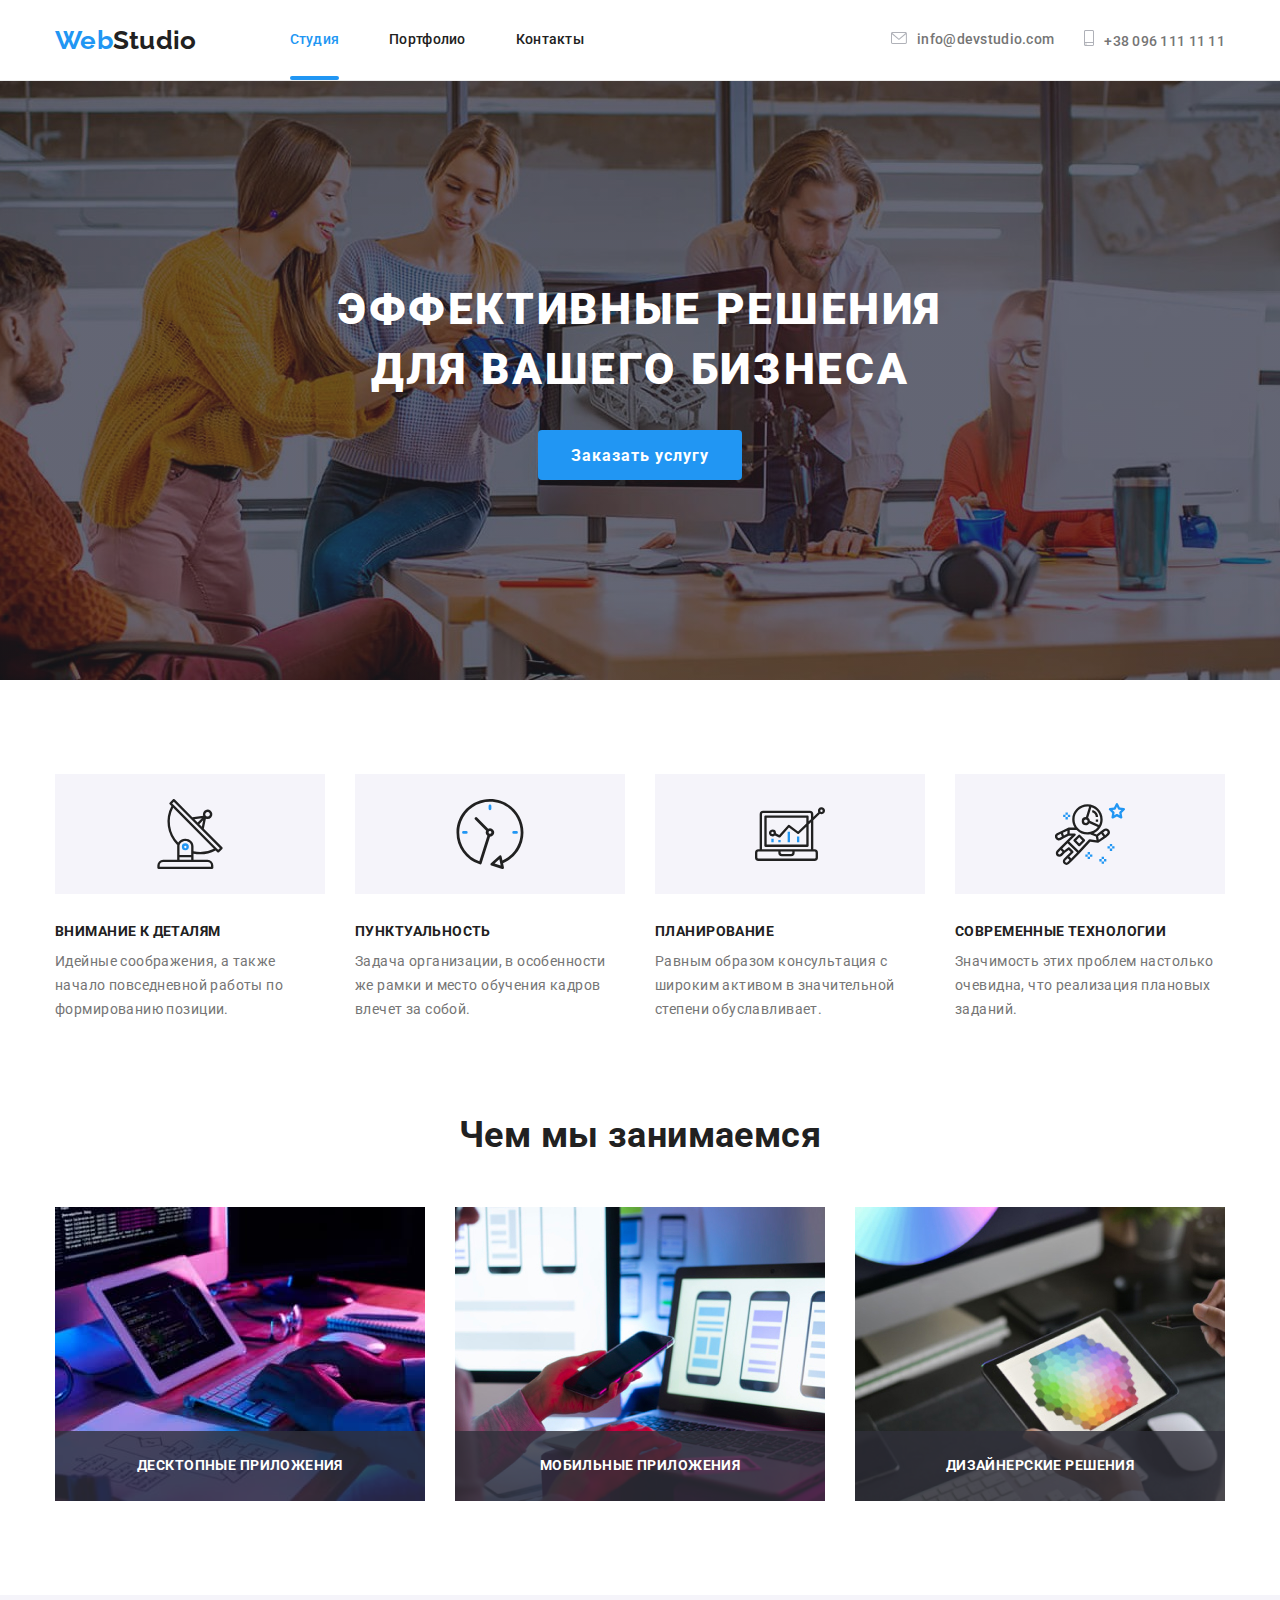
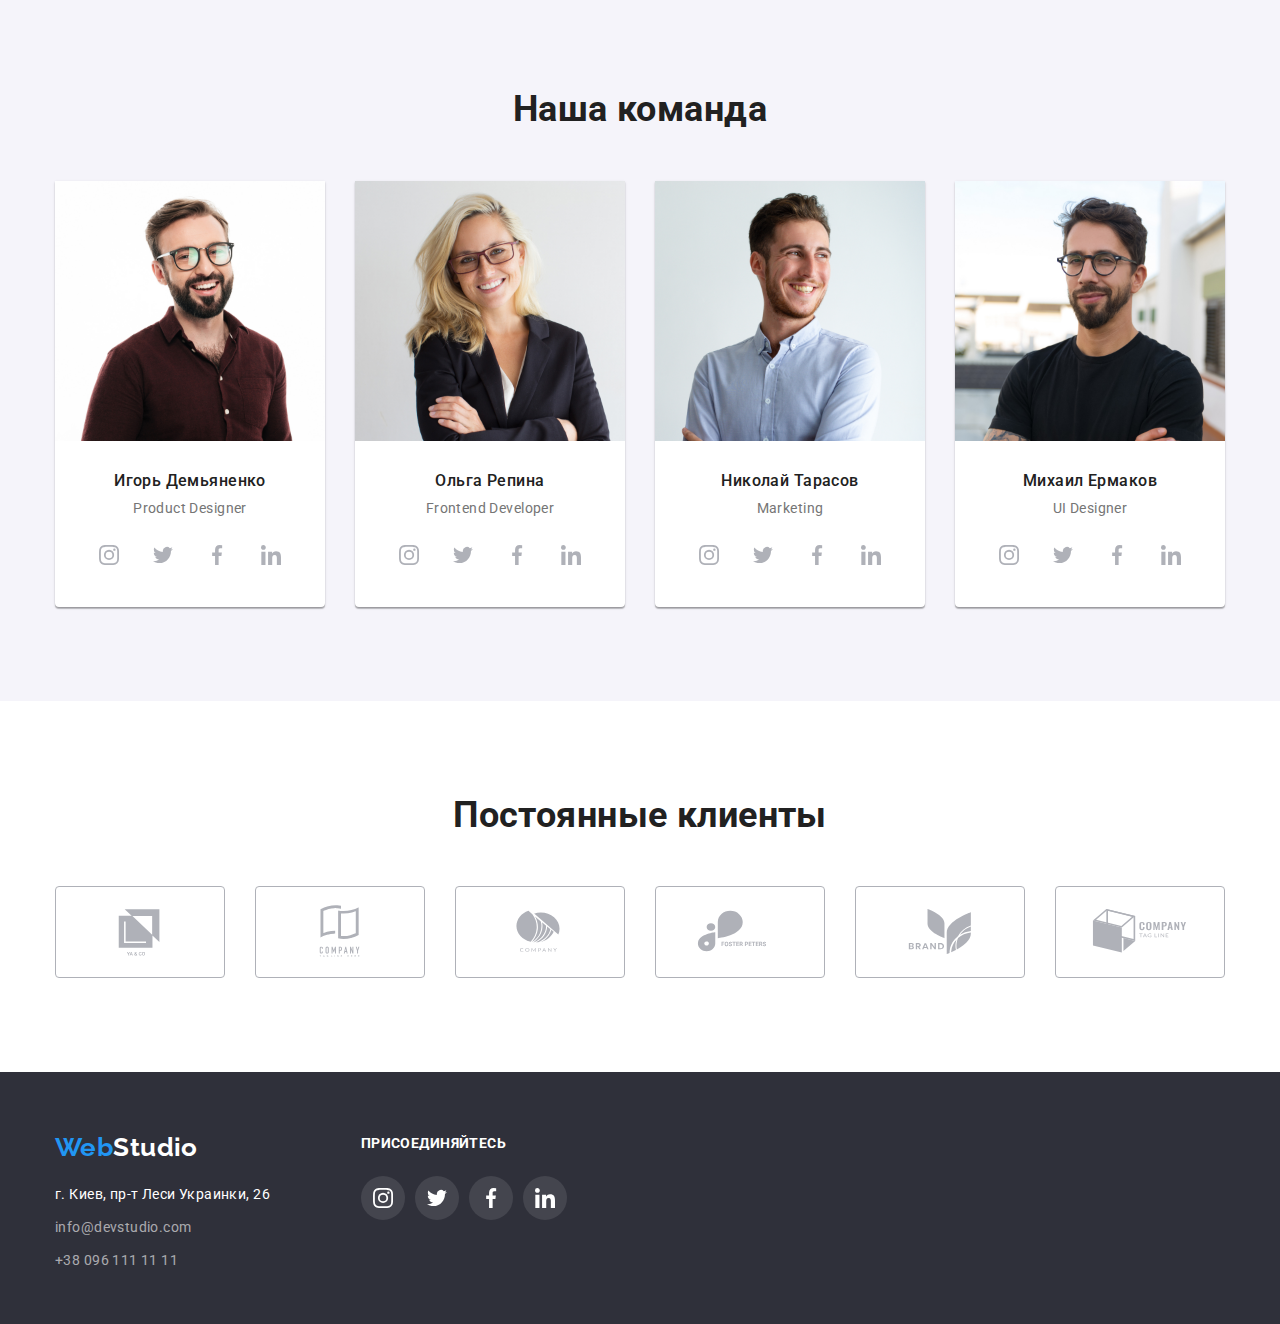
<file: index.html>
<!DOCTYPE html>
<html lang="ru">
  <head>
    <meta charset="UTF-8" />
    <meta http-equiv="X-UA-Compatible" content="IE=edge" />
    <meta name="viewport" content="width=device-width, initial-scale=1.0" />
    <title>WebStudio (Version 2.1)</title>
    <link
      rel="stylesheet"
      href="https://cdnjs.cloudflare.com/ajax/libs/modern-normalize/1.0.0/modern-normalize.min.css"
    />
    <!-- Нормализатор стилей -->
    <link rel="stylesheet" type="text/css" href="./css/styles.css" />
    <link rel="preconnect" href="https://fonts.googleapis.com" />
    <link rel="preconnect" href="https://fonts.gstatic.com" crossorigin />
    <link
      href="https://fonts.googleapis.com/css2?family=Raleway:wght@700&family=Roboto:wght@400;500;700;900&display=swap"
      rel="stylesheet"
    />
  </head>

  <body>
    <!-- HEADER -->

    <header class="header">
      <div class="container head">
        <a class="logo" href="#">Web<span class="logo__header">Studio</span></a>

        <nav class="nav">
          <ul class="nav__item">
            <li><a class="nav__link current" href="./index.html">Студия</a></li>
            <li><a class="nav__link" href="./portfolio.html">Портфолио</a></li>
            <li><a class="nav__link" href="#">Контакты</a></li>
          </ul>
        </nav>

        <ul class="contacts">
          <li class="contacts__item">
            <a class="contact" href="mailto:info@devstudio.com">
              <svg class="contact__svg envelope__icon">
                <use
                  href="./images/svg_directory/svg_sprite.svg#icon-envelope_vector"
                ></use></svg
              >info@devstudio.com</a
            >
          </li>
          <li class="contacts__item">
            <a class="contact" href="tel:+380961111111"
              ><svg class="contact__svg smartphone__icon">
                <use
                  href="./images/svg_directory/svg_sprite.svg#icon-smartphone_vector"
                ></use></svg
              >+38 096 111 11 11</a
            >
          </li>
        </ul>
      </div>
    </header>

    <main>
      <!-- MAIN_BLOCK -->

      <section class="section main">
        <!-- main -->
        <div class="container main">
          <h1 class="main__title">Эффективные решения для вашего бизнеса</h1>
          <button class="main__button" type="button" data-modal-open>
            Заказать услугу
          </button>
        </div>
      </section>

      <!-- FEATURES -->

      <section class="section__features">
        <!-- features -->
        <div class="container">
          <ul class="features">
            <!-- features__item -->
            <li class="features__item antenna__icon">
              <h3 class="features__title">Внимание к деталям</h3>
              <p class="features__text">
                Идейные соображения, а также начало повседневной работы по
                формированию позиции.
              </p>
            </li>

            <li class="features__item clock__icon">
              <h3 class="features__title">Пунктуальность</h3>
              <p class="features__text">
                Задача организации, в особенности же рамки и место обучения
                кадров влечет за собой.
              </p>
            </li>

            <li class="features__item diagram__icon">
              <h3 class="features__title">Планирование</h3>
              <p class="features__text">
                Равным образом консультация с широким активом в значительной
                степени обуславливает.
              </p>
            </li>

            <li class="features__item astronaut__icon">
              <h3 class="features__title">Современные технологии</h3>
              <p class="features__text">
                Значимость этих проблем настолько очевидна, что реализация
                плановых заданий.
              </p>
            </li>
          </ul>
        </div>
        <!-- /container-->
      </section>

      <!-- PICTURES -->

      <section class="section">
        <div class="container">
          <h2 class="title">Чем мы занимаемся</h2>

          <ul class="pictures">
            <li class="pictures__item">
              <img
                class="pictures__image"
                src="./images/pictures_directory/pictures_image1.jpg"
                alt="coding"
                width="370"
                height="294"
              />
              <div class="pictures__annotation">
                <h3 class="features__title pictures">Десктопные приложения</h3>
              </div>
            </li>

            <li class="pictures__item">
              <img
                class="pictures__image"
                src="./images/pictures_directory/pictures_image2.jpg"
                alt="development design"
                width="370"
                height="294"
              />
              <div class="pictures__annotation">
                <h3 class="features__title pictures">Мобильные приложения</h3>
              </div>
            </li>

            <li class="pictures__item">
              <img
                class="pictures__image"
                src="./images/pictures_directory/pictures_image3.jpg"
                alt="planchet with color specter"
                width="370"
                height="294"
              />
              <div class="pictures__annotation">
                <h3 class="features__title pictures">Дизайнерские решения</h3>
              </div>
            </li>
          </ul>
        </div>
        <!-- /container-->
      </section>
      <!-- /pictures -->

      <!-- TEAM -->

      <section class="section band">
        <div class="container">
          <h2 class="title">Наша команда</h2>

          <ul class="team">
            <li class="team__item">
              <img
                class="team__photo"
                src="./images/team_directory/team_image1.jpg"
                alt="Igor's photo"
                width="270"
                height="260"
              />

              <div class="team__info">
                <h3 class="team__name">Игорь Демьяненко</h3>
                <p class="team__prof">Product Designer</p>
              </div>

              <!-- Social Network 1 -->
              <ul class="network__links">
                <li class="network__into">
                  <a class="network__link" href="#">
                    <svg class="network__svg">
                      <use
                        href="./images/svg_directory/svg_sprite.svg#icon-instagram"
                      ></use>
                    </svg>
                  </a>
                </li>
                <li class="network__into">
                  <a class="network__link" href="#">
                    <svg class="network__svg">
                      <use
                        href="./images/svg_directory/svg_sprite.svg#icon-twitter"
                      ></use>
                    </svg>
                  </a>
                </li>
                <li class="network__into">
                  <a class="network__link" href="#">
                    <svg class="network__svg">
                      <use
                        href="./images/svg_directory/svg_sprite.svg#icon-facebook"
                      ></use>
                    </svg>
                  </a>
                </li>
                <li class="network__into">
                  <a class="network__link" href="#">
                    <svg class="network__svg">
                      <use
                        href="./images/svg_directory/svg_sprite.svg#icon-linkedin"
                      ></use>
                    </svg>
                  </a>
                </li>
              </ul>
            </li>

            <li class="team__item">
              <img
                class="team__photo"
                src="./images/team_directory/team_image2.jpg"
                alt="Igor's photo"
                width="270"
                height="260"
              />

              <div class="team__info">
                <h3 class="team__name">Ольга Репина</h3>
                <p class="team__prof">Frontend Developer</p>
              </div>

              <!-- Social Network 2 -->
              <ul class="network__links">
                <li class="network__into">
                  <a class="network__link" href="#">
                    <svg class="network__svg">
                      <use
                        href="./images/svg_directory/svg_sprite.svg#icon-instagram"
                      ></use>
                    </svg>
                  </a>
                </li>
                <li class="network__into">
                  <a class="network__link" href="#">
                    <svg class="network__svg">
                      <use
                        href="./images/svg_directory/svg_sprite.svg#icon-twitter"
                      ></use>
                    </svg>
                  </a>
                </li>
                <li class="network__into">
                  <a class="network__link" href="#">
                    <svg class="network__svg">
                      <use
                        href="./images/svg_directory/svg_sprite.svg#icon-facebook"
                      ></use>
                    </svg>
                  </a>
                </li>
                <li class="network__into">
                  <a class="network__link" href="#">
                    <svg class="network__svg">
                      <use
                        href="./images/svg_directory/svg_sprite.svg#icon-linkedin"
                      ></use>
                    </svg>
                  </a>
                </li>
              </ul>
            </li>

            <li class="team__item">
              <img
                class="team__photo"
                src="./images/team_directory/team_image3.jpg"
                alt="Igor's photo"
                width="270"
                height="260"
              />

              <div class="team__info">
                <h3 class="team__name">Николай Тарасов</h3>
                <p class="team__prof">Marketing</p>
              </div>

              <!-- Social Network 3 -->
              <ul class="network__links">
                <li class="network__into">
                  <a class="network__link" href="#">
                    <svg class="network__svg">
                      <use
                        href="./images/svg_directory/svg_sprite.svg#icon-instagram"
                      ></use>
                    </svg>
                  </a>
                </li>
                <li class="network__into">
                  <a class="network__link" href="#">
                    <svg class="network__svg">
                      <use
                        href="./images/svg_directory/svg_sprite.svg#icon-twitter"
                      ></use>
                    </svg>
                  </a>
                </li>
                <li class="network__into">
                  <a class="network__link" href="#">
                    <svg class="network__svg">
                      <use
                        href="./images/svg_directory/svg_sprite.svg#icon-facebook"
                      ></use>
                    </svg>
                  </a>
                </li>
                <li class="network__into">
                  <a class="network__link" href="#">
                    <svg class="network__svg">
                      <use
                        href="./images/svg_directory/svg_sprite.svg#icon-linkedin"
                      ></use>
                    </svg>
                  </a>
                </li>
              </ul>
            </li>

            <li class="team__item">
              <img
                class="team__photo"
                src="./images/team_directory/team_image4.jpg"
                alt="Igor's photo"
                width="270"
                height="260"
              />

              <div class="team__info">
                <h3 class="team__name">Михаил Ермаков</h3>
                <p class="team__prof">UI Designer</p>
              </div>

              <!-- Social Network 4 -->
              <ul class="network__links">
                <li class="network__into">
                  <a class="network__link" href="#">
                    <svg class="network__svg">
                      <use
                        href="./images/svg_directory/svg_sprite.svg#icon-instagram"
                      ></use>
                    </svg>
                  </a>
                </li>
                <li class="network__into">
                  <a class="network__link" href="#">
                    <svg class="network__svg">
                      <use
                        href="./images/svg_directory/svg_sprite.svg#icon-twitter"
                      ></use>
                    </svg>
                  </a>
                </li>
                <li class="network__into">
                  <a class="network__link" href="#">
                    <svg class="network__svg">
                      <use
                        href="./images/svg_directory/svg_sprite.svg#icon-facebook"
                      ></use>
                    </svg>
                  </a>
                </li>
                <li class="network__into">
                  <a class="network__link" href="#">
                    <svg class="network__svg">
                      <use
                        href="./images/svg_directory/svg_sprite.svg#icon-linkedin"
                      ></use>
                    </svg>
                  </a>
                </li>
              </ul>
            </li>
          </ul>
        </div>
        <!-- /container-->
      </section>
      <!-- /team -->

      <!-- CLIENTS -->

      <section class="section">
        <div class="container">
          <h2 class="title">Постоянные клиенты</h2>
          <ul class="clients">
            <li class="client">
              <a class="client__brand" href="#">
                <svg class="client__svg">
                  <use
                    href="./images/svg_directory/svg_sprite.svg#icon-client1"
                  ></use>
                </svg>
              </a>
            </li>
            <li class="client">
              <a class="client__brand" href="#">
                <svg class="client__svg">
                  <use
                    href="./images/svg_directory/svg_sprite.svg#icon-client2"
                  ></use>
                </svg>
              </a>
            </li>
            <li class="client">
              <a class="client__brand" href="#">
                <svg class="client__svg">
                  <use
                    href="./images/svg_directory/svg_sprite.svg#icon-client3"
                  ></use>
                </svg>
              </a>
            </li>
            <li class="client">
              <a class="client__brand" href="#">
                <svg class="client__svg">
                  <use
                    href="./images/svg_directory/svg_sprite.svg#icon-client4"
                  ></use>
                </svg>
              </a>
            </li>
            <li class="client">
              <a class="client__brand" href="#">
                <svg class="client__svg">
                  <use
                    href="./images/svg_directory/svg_sprite.svg#icon-client5"
                  ></use>
                </svg>
              </a>
            </li>
            <li class="client">
              <a class="client__brand" href="#">
                <svg class="client__svg">
                  <use
                    href="./images/svg_directory/svg_sprite.svg#icon-client6"
                  ></use>
                </svg>
              </a>
            </li>
          </ul>
        </div>
      </section>

      <!-- MODAL WINDOW -->

      <div class="backdrop is-hidden" data-modal>
        <div class="modal">
          <button class="modal__button" data-modal-close>
            <svg class="modal__svg">
              <use
                href="./images/svg_directory/svg_sprite.svg#icon-modal_cross"
              ></use>
            </svg>
          </button>
        </div>
      </div>
    </main>

    <!-- FOOTER -->

    <footer class="footer">
      <div class="container bottom">
        <!-- Feedback -->
        <div class="feedback">
          <a class="logo" href="#"
            >Web<span class="logo__footer">Studio</span></a
          >

          <address class="address">г. Киев, пр-т Леси Украинки, 26</address>

          <ul class="contacts__footer">
            <li>
              <a class="contact__footer" href="mailto:info@devstudio.com"
                >info@devstudio.com</a
              >
            </li>
            <li>
              <a class="contact__footer" href="tel:+380961111111"
                >+38 096 111 11 11</a
              >
            </li>
          </ul>
        </div>
        <!-- /Feedback -->

        <!-- Footer__Network -->
        <div class="footer__network">
          <h3 class="features__title bottom">присоединяйтесь</h3>
          <ul class="network__links bottom">
            <li class="network__into">
              <a class="network__link" href="#">
                <svg class="network__svg bottom">
                  <use
                    href="./images/svg_directory/svg_sprite.svg#icon-instagram"
                  ></use>
                </svg>
              </a>
            </li>
            <li class="network__into">
              <a class="network__link" href="#">
                <svg class="network__svg bottom">
                  <use
                    href="./images/svg_directory/svg_sprite.svg#icon-twitter"
                  ></use>
                </svg>
              </a>
            </li>
            <li class="network__into">
              <a class="network__link" href="#">
                <svg class="network__svg bottom">
                  <use
                    href="./images/svg_directory/svg_sprite.svg#icon-facebook"
                  ></use>
                </svg>
              </a>
            </li>
            <li class="network__into">
              <a class="network__link" href="#">
                <svg class="network__svg bottom">
                  <use
                    href="./images/svg_directory/svg_sprite.svg#icon-linkedin"
                  ></use>
                </svg>
              </a>
            </li>
          </ul>
        </div>
      </div>
      <!-- /container-->
    </footer>

    <!-- JS Scripts -->

    <script src="./modal.js"></script>
  </body>
</html>
</file>
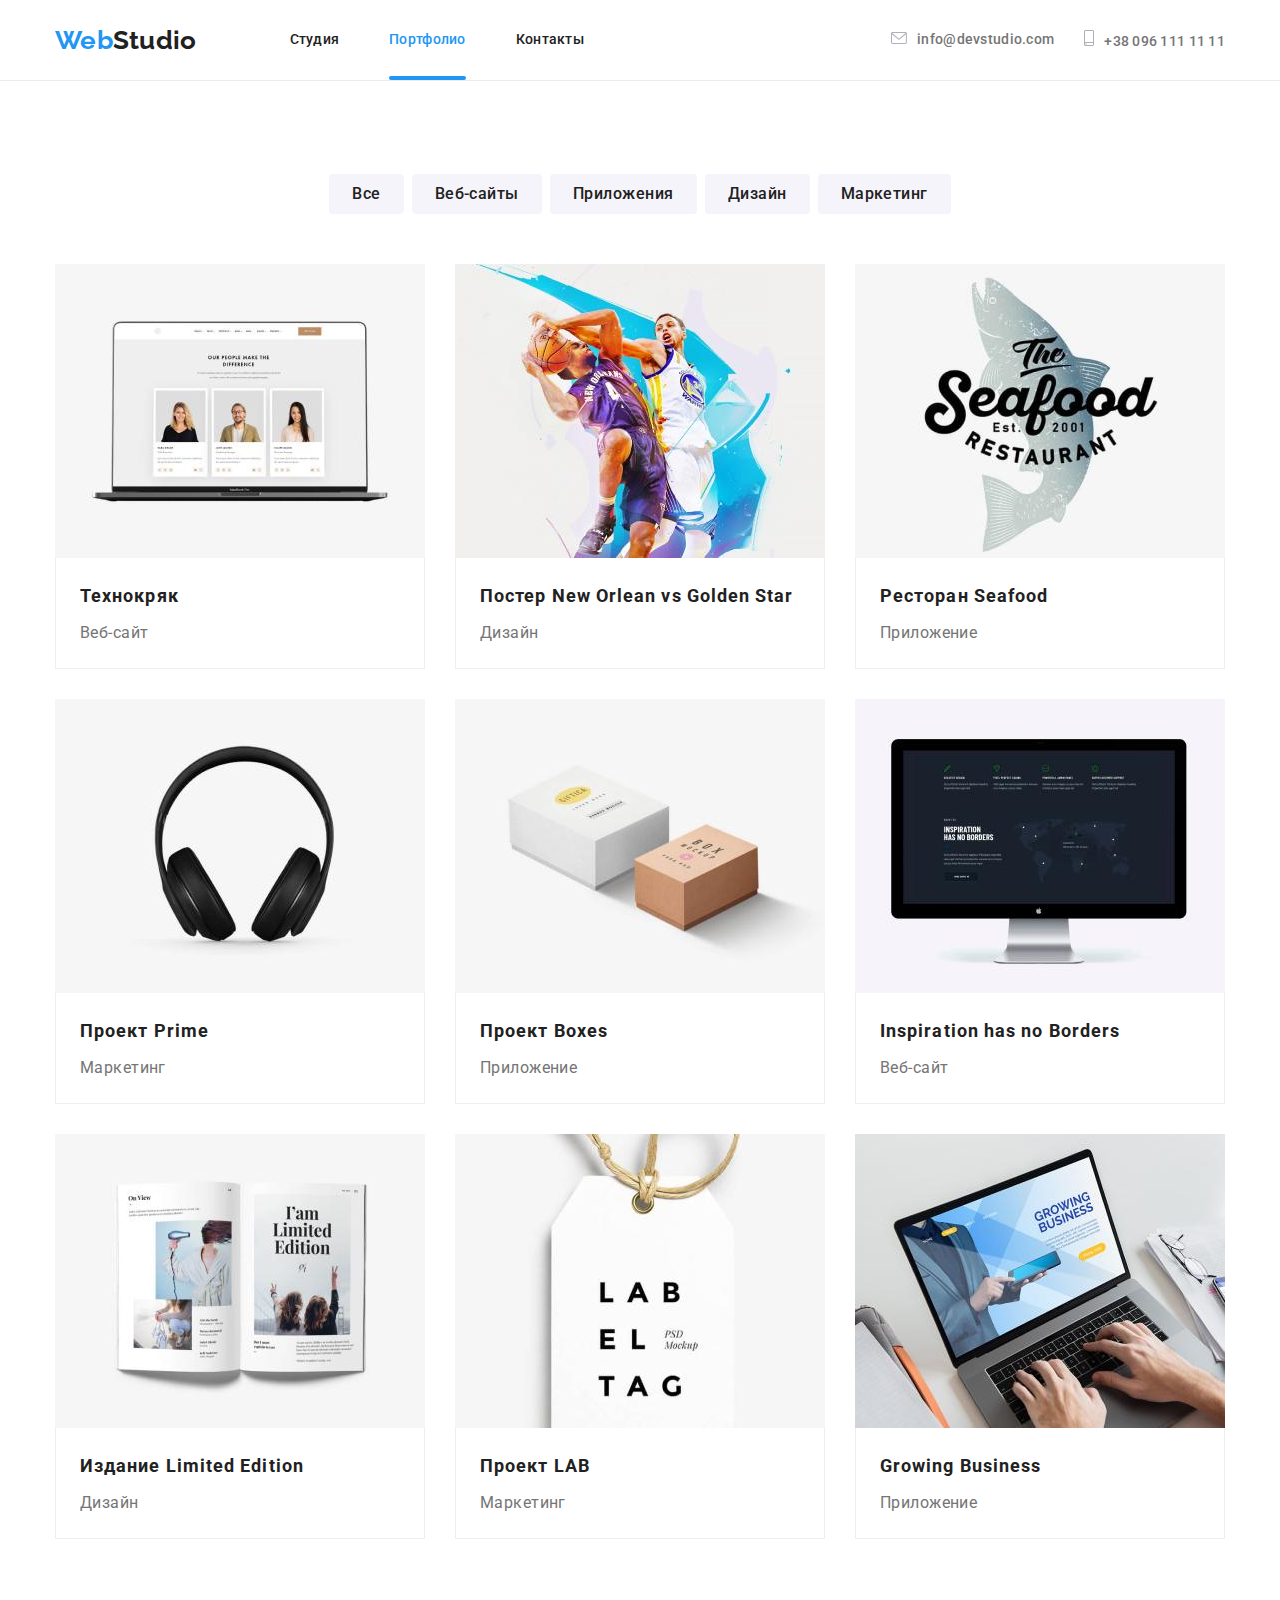
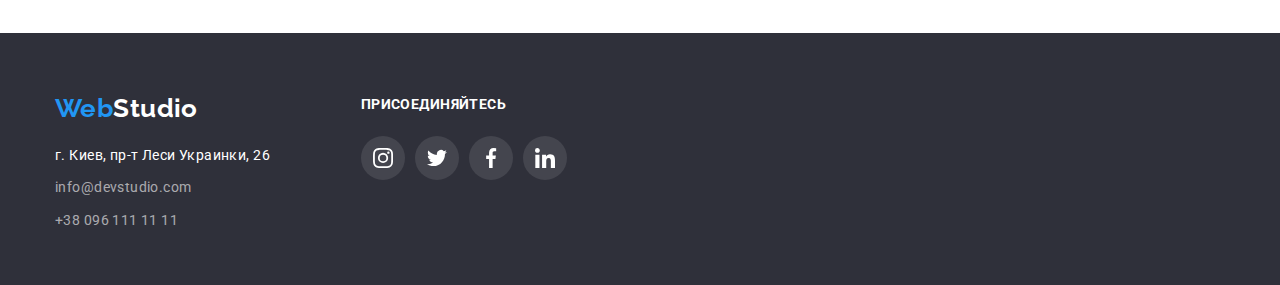
<file: portfolio.html>
<!DOCTYPE html>
<html lang="ru">
  <head>
    <meta charset="UTF-8" />
    <meta http-equiv="X-UA-Compatible" content="IE=edge" />
    <meta name="viewport" content="width=device-width, initial-scale=1.0" />
    <title>WebStudio (Version 2.1)</title>
    <link
      rel="stylesheet"
      href="https://cdnjs.cloudflare.com/ajax/libs/modern-normalize/1.0.0/modern-normalize.min.css"
    />
    <!-- Нормализатор стилей -->
    <link rel="stylesheet" type="text/css" href="./css/styles.css" />
    <link rel="preconnect" href="https://fonts.googleapis.com" />
    <link rel="preconnect" href="https://fonts.gstatic.com" crossorigin />
    <link
      href="https://fonts.googleapis.com/css2?family=Raleway:wght@700&family=Roboto:wght@400;500;700;900&display=swap"
      rel="stylesheet"
    />
  </head>

  <body>
    <!-- P__HEADER -->

    <header class="header">
      <div class="container head">
        <a class="logo" href="#">Web<span class="logo__header">Studio</span></a>

        <nav class="nav">
          <ul class="nav__item">
            <li><a class="nav__link" href="./index.html">Студия</a></li>
            <li>
              <a class="nav__link current" href="./portfolio.html">Портфолио</a>
            </li>
            <li><a class="nav__link" href="#">Контакты</a></li>
          </ul>
        </nav>

        <ul class="contacts">
          <li class="contacts__item">
            <a class="contact" href="mailto:info@devstudio.com">
              <svg class="contact__svg envelope__icon">
                <use
                  href="./images/svg_directory/svg_sprite.svg#icon-envelope_vector"
                ></use></svg
              >info@devstudio.com</a
            >
          </li>
          <li class="contacts__item">
            <a class="contact" href="tel:+380961111111"
              ><svg class="contact__svg smartphone__icon">
                <use
                  href="./images/svg_directory/svg_sprite.svg#icon-smartphone_vector"
                ></use></svg
              >+38 096 111 11 11</a
            >
          </li>
        </ul>
      </div>
    </header>

    <main>
      <!-- PORTFOLIO -->

      <section class="section">
        <div class="container">
          <!-- filter -->

          <h1 class="visually-hidden">Портфолио</h1>
          <ul class="filter">
            <li>
              <button class="filter__button" type="button">Все</button>
            </li>
            <li>
              <button class="filter__button" type="button">Веб-сайты</button>
            </li>
            <li>
              <button class="filter__button" type="button">Приложения</button>
            </li>
            <li>
              <button class="filter__button" type="button">Дизайн</button>
            </li>
            <li>
              <button class="filter__button" type="button">Маркетинг</button>
            </li>
          </ul>
          <!-- /filter -->

          <ul class="portfolio__items">
            <!-- p__project1-->
            <li class="portfolio__project">
              <div class="portfolio__thumb">
                <img
                  class="portfolio__image"
                  src="./images/portfolio_directory/portfolio_image1.jpg"
                  alt="ноутбук"
                  width="370"
                  height="294"
                />

                <div class="portfolio__window">
                  <p>
                    Технокряк это современная площадка распространения
                    коронавируса. Компании используют эту платформу для
                    цифрового шпионажа и атак на защищённые сервера конкурентов.
                  </p>
                </div>
              </div>

              <div class="portfolio__item">
                <h2 class="portfolio__title">Технокряк</h2>
                <p class="portfolio__specialization">Веб-сайт</p>
              </div>
            </li>

            <!-- p__project2-->
            <li class="portfolio__project">
              <div class="portfolio__thumb">
                <img
                  class="portfolio__image"
                  src="./images/portfolio_directory/portfolio_image2.jpg"
                  alt="баскетбольный постер"
                  width="370"
                  height="294"
                />

                <div class="portfolio__window">
                  <p>
                    Технокряк это современная площадка распространения
                    коронавируса. Компании используют эту платформу для
                    цифрового шпионажа и атак на защищённые сервера конкурентов.
                  </p>
                </div>
              </div>

              <div class="portfolio__item">
                <h2 class="portfolio__title">
                  Постер New Orlean vs Golden Star
                </h2>
                <p class="portfolio__specialization">Дизайн</p>
              </div>
            </li>

            <!-- p__project3-->
            <li class="portfolio__project">
              <div class="portfolio__thumb">
                <img
                  class="portfolio__image"
                  src="./images/portfolio_directory/portfolio_image3.jpg"
                  alt="логотип ресторана"
                  width="370"
                  height="294"
                />

                <div class="portfolio__window">
                  <p>
                    Технокряк это современная площадка распространения
                    коронавируса. Компании используют эту платформу для
                    цифрового шпионажа и атак на защищённые сервера конкурентов.
                  </p>
                </div>
              </div>

              <div class="portfolio__item">
                <h2 class="portfolio__title">Ресторан Seafood</h2>
                <p class="portfolio__specialization">Приложение</p>
              </div>
            </li>

            <!-- p__project4-->
            <li class="portfolio__project">
              <div class="portfolio__thumb">
                <img
                  class="portfolio__image"
                  src="./images/portfolio_directory/portfolio_image4.jpg"
                  alt="наушники"
                  width="370"
                  height="294"
                />

                <div class="portfolio__window">
                  <p>
                    Технокряк это современная площадка распространения
                    коронавируса. Компании используют эту платформу для
                    цифрового шпионажа и атак на защищённые сервера конкурентов.
                  </p>
                </div>
              </div>

              <div class="portfolio__item">
                <h2 class="portfolio__title">Проект Prime</h2>
                <p class="portfolio__specialization">Маркетинг</p>
              </div>
            </li>

            <!-- p__project5-->
            <li class="portfolio__project">
              <div class="portfolio__thumb">
                <img
                  class="portfolio__image"
                  src="./images/portfolio_directory/portfolio_image5.jpg"
                  alt="коробоки товара"
                  width="370"
                  height="294"
                />

                <div class="portfolio__window">
                  <p>
                    Технокряк это современная площадка распространения
                    коронавируса. Компании используют эту платформу для
                    цифрового шпионажа и атак на защищённые сервера конкурентов.
                  </p>
                </div>
              </div>

              <div class="portfolio__item">
                <h2 class="portfolio__title">Проект Boxes</h2>
                <p class="portfolio__specialization">Приложение</p>
              </div>
            </li>

            <!-- p__project6-->
            <li class="portfolio__project">
              <div class="portfolio__thumb">
                <img
                  class="portfolio__image"
                  src="./images/portfolio_directory/portfolio_image6.jpg"
                  alt="монитор"
                  width="370"
                  height="294"
                />

                <div class="portfolio__window">
                  <p>
                    Технокряк это современная площадка распространения
                    коронавируса. Компании используют эту платформу для
                    цифрового шпионажа и атак на защищённые сервера конкурентов.
                  </p>
                </div>
              </div>

              <div class="portfolio__item">
                <h2 class="portfolio__title">Inspiration has no Borders</h2>
                <p class="portfolio__specialization">Веб-сайт</p>
              </div>
            </li>

            <!-- p__project7-->
            <li class="portfolio__project">
              <div class="portfolio__thumb">
                <img
                  class="portfolio__image"
                  src="./images/portfolio_directory/portfolio_image7.jpg"
                  alt="открытая книга"
                  width="370"
                  height="294"
                />

                <div class="portfolio__window">
                  <p>
                    Технокряк это современная площадка распространения
                    коронавируса. Компании используют эту платформу для
                    цифрового шпионажа и атак на защищённые сервера конкурентов.
                  </p>
                </div>
              </div>

              <div class="portfolio__item">
                <h2 class="portfolio__title">Издание Limited Edition</h2>
                <p class="portfolio__specialization">Дизайн</p>
              </div>
            </li>

            <!-- p__project8-->
            <li class="portfolio__project">
              <div class="portfolio__thumb">
                <img
                  class="portfolio__image"
                  src="./images/portfolio_directory/portfolio_image8.jpg"
                  alt="бирка"
                  width="370"
                  height="294"
                />

                <div class="portfolio__window">
                  <p>
                    Технокряк это современная площадка распространения
                    коронавируса. Компании используют эту платформу для
                    цифрового шпионажа и атак на защищённые сервера конкурентов.
                  </p>
                </div>
              </div>

              <div class="portfolio__item">
                <h2 class="portfolio__title">Проект LAB</h2>
                <p class="portfolio__specialization">Маркетинг</p>
              </div>
            </li>

            <!-- p__project9-->
            <li class="portfolio__project">
              <div class="portfolio__thumb">
                <img
                  class="portfolio__image"
                  src="./images/portfolio_directory/portfolio_image9.jpg"
                  alt="человек печатает на ноутбуке"
                  width="370"
                  height="294"
                />

                <div class="portfolio__window">
                  <p>
                    Технокряк это современная площадка распространения
                    коронавируса. Компании используют эту платформу для
                    цифрового шпионажа и атак на защищённые сервера конкурентов.
                  </p>
                </div>
              </div>

              <div class="portfolio__item">
                <h2 class="portfolio__title">Growing Business</h2>
                <p class="portfolio__specialization">Приложение</p>
              </div>
            </li>
          </ul>
        </div>
      </section>
    </main>

    <!-- P__FOOTER -->

    <footer class="footer">
      <div class="container bottom">
        <!-- Feedback -->
        <div class="feedback">
          <a class="logo" href="#"
            >Web<span class="logo__footer">Studio</span></a
          >

          <address class="address">г. Киев, пр-т Леси Украинки, 26</address>

          <ul class="contacts__footer">
            <li>
              <a class="contact__footer" href="mailto:info@devstudio.com"
                >info@devstudio.com</a
              >
            </li>
            <li>
              <a class="contact__footer" href="tel:+380961111111"
                >+38 096 111 11 11</a
              >
            </li>
          </ul>
        </div>
        <!-- /Feedback -->

        <!-- Footer__Network -->
        <div class="footer__network">
          <h3 class="features__title bottom">присоединяйтесь</h3>
          <ul class="network__links bottom">
            <li class="network__into">
              <a class="network__link" href="#">
                <svg class="network__svg bottom">
                  <use
                    href="./images/svg_directory/svg_sprite.svg#icon-instagram"
                  ></use>
                </svg>
              </a>
            </li>
            <li class="network__into">
              <a class="network__link" href="#">
                <svg class="network__svg bottom">
                  <use
                    href="./images/svg_directory/svg_sprite.svg#icon-twitter"
                  ></use>
                </svg>
              </a>
            </li>
            <li class="network__into">
              <a class="network__link" href="#">
                <svg class="network__svg bottom">
                  <use
                    href="./images/svg_directory/svg_sprite.svg#icon-facebook"
                  ></use>
                </svg>
              </a>
            </li>
            <li class="network__into">
              <a class="network__link" href="#">
                <svg class="network__svg bottom">
                  <use
                    href="./images/svg_directory/svg_sprite.svg#icon-linkedin"
                  ></use>
                </svg>
              </a>
            </li>
          </ul>
        </div>
      </div>
      <!-- /container-->
    </footer>
  </body>
</html>
</file>
<file: css/styles.css>
html {
  box-sizing: border-box;
}

*,
*::after,
*::before {
  box-sizing: inherit;
}

:root {
  --title-color: #212121;
  --active-linc-color: #2196f3;
  --text-color: #757575;
  --header-white: #ffffff;
  --background-team: #f5f4fa;
  --background-footer-color: #2f303a;
  --contact-footer-color: rgba(255, 255, 255, 0.6);
  --portfolio-border-color: #eeeeee;
  --header-border-color: #ececec;
  /* icons-color*/
  --pictures-annotation-color: rgba(47, 48, 58, 0.8);
  --social-network-rest: #afb1b8;
  --social-network-footer: rgba(255, 255, 255, 0.1);
  --modal-alpha: rgba(0, 0, 0, 0.2);
  --modal-button-color: #000;
}

body {
  padding-top: 80px;

  font-family: "Roboto", "Raleway", sans-serif;
  font-style: normal;
  color: var(--title-color, black);
  font-size: 14px;
  font-weight: normal;
  line-height: 1.14;
  letter-spacing: 0.03em;
}

ul {
  padding: 0;
  margin: 0;
}

h1,
h2,
h3,
h4,
h5,
h6,
p {
  margin: 0;
  padding: 0;
}

img {
  display: block;
}

/* !!! Containers !!! */

.container {
  width: 1200px;
  margin: 0 auto;
  padding: 0 15px;
}

.container.head {
  display: flex;
  /* центрирует контент по вертикале */
  align-items: center;
}

.container.bottom {
  display: flex;
}

/* !!! Header and Footer !!! */

.header {
  position: fixed;
  z-index: 10;
  top: 0;
  width: 100%;

  background-color: var(--header-white, white);
  border-bottom: 1px solid var(--header-border-color);

  font-weight: 500;
  letter-spacing: 0.02em;
}

.footer {
  color: var(--header-white, white);
  background-color: var(--background-footer-color, black);
  height: 252px;
  line-height: 1.7;
  padding: 60px 0;
}

.logo {
  text-decoration: none;
  font-family: "Raleway", sans-serif;
  font-size: 26px;
  font-weight: bold;
  line-height: 1.19;
  color: var(--active-linc-color, lightblue);

  margin-right: 93px;
}

.logo__header {
  color: var(--title-color, black);
}

.logo__footer {
  color: var(--header-white, white);
}

.nav__item {
  list-style: none;

  padding: 0;
  margin: 0;
  display: flex;
}

.nav__item li:not(:last-child) {
  margin-right: 50px;
}
.contacts li:not(:last-child) {
  /* всем элементам кроме последнего */
  margin-right: 30px;
}

.nav__link {
  text-decoration: none;
  color: inherit;

  display: block;
  padding-top: 32px;
}

.contacts {
  display: flex;
  align-items: center;
  list-style: none;

  padding: 0;
  margin-left: auto;
}

.contact {
  text-decoration: none;
  color: var(--text-color, gray);

  padding-top: 32px;
  padding-bottom: 32px;

  transition-duration: 250ms;
  transition-timing-function: cubic-bezier(0.4, 0, 0.2, 1);
}

.contact__svg {
  margin-right: 10px;
  fill: var(--social-network-rest, gray);

  transition-duration: 250ms;
  transition-timing-function: cubic-bezier(0.4, 0, 0.2, 1);
}

.contact__svg.envelope__icon {
  width: 16px;
  height: 12px;
}

.contact__svg.smartphone__icon {
  width: 10px;
  height: 16px;
}

.contact:hover .contact__svg,
.contact:focus .contact__svg {
  fill: var(--active-linc-color, lightblue);
}

.contacts__footer {
  list-style: none;
  padding: 0;
}

.contact__footer {
  display: block;
  text-decoration: none;
  color: var(--contact-footer-color, white);
}

.contacts__footer li:not(:last-child) {
  margin-bottom: 9px;
}

.nav__link,
.contact,
.contact__foote {
  transition-duration: 250ms;
  transition-timing-function: cubic-bezier(0.4, 0, 0.2, 1);
}

.nav__link:hover,
.nav__link:focus,
.contact:hover,
.contact:focus,
.contact__footer:hover,
.contact__footer:focus {
  color: var(--active-linc-color, lightblue);
}

.nav__link::after {
  display: block;
  content: "";
  margin-top: 28px;

  width: inherit;
  height: 4px;
  background-color: var(--active-linc-color);
  border-radius: 2px;

  transition-duration: 250ms;
  transition-timing-function: cubic-bezier(0.4, 0, 0.2, 1);

  opacity: 0;
}

.nav__link:hover::after,
.nav__link.current::after {
  opacity: 1;
}

.nav__link.current {
  color: var(--active-linc-color, lightblue);
}

.footer .logo {
  display: block;
  margin-bottom: 20px;
}

.address {
  font-style: normal;
  margin-bottom: 9px;
}

/* !!! Main block !!! */

.section {
  /* margin-bottom: 94px; */
  padding: 94px 0;
}

.section.main {
  letter-spacing: 0.06em;
  text-align: center;
  color: var(--header-white);

  background-image: linear-gradient(
      to right,
      rgba(47, 48, 58, 0.4),
      rgba(47, 48, 58, 0.4)
    ),
    url("../images/hero_directory/hero.jpg");
  background-repeat: no-repeat;
  background-size: cover;
  background-position: center;
  background-color: var(--background-footer-color, gray);

  height: 600px;
  padding: 200px 0;
}

.main__title {
  font-size: 44px;
  font-weight: 900;
  line-height: 1.36;
  letter-spacing: 0.06em;
  text-transform: uppercase;

  width: 696px;
  margin: 0 auto;
  margin-bottom: 30px;
}

.main__button {
  color: var(--header-white, white);
  background-color: var(--active-linc-color, lightblue);

  font-family: inherit;
  font-size: 16px;
  font-weight: bold;
  line-height: 1.87;
  letter-spacing: 0.06em;
  cursor: pointer;

  /* width: 200px; */
  min-width: 200px;
  height: 50px;

  border-radius: 4px;
  padding: 10px 32px;
  text-align: center;
  border: 1px solid transparent;

  transition-duration: 250ms;
  transition-timing-function: cubic-bezier(0.4, 0, 0.2, 1);
}

.main__button:hover,
.main__button:focus {
  background-color: #188ce8;
}

/* !!! Features  block !!! */

.title {
  font-size: 36px;
  line-height: 1.16;

  text-align: center;
  margin-bottom: 50px;
}

.section__features {
  padding-top: 94px;
}

.features {
  list-style: none;
  text-align: left;

  display: flex;
  justify-content: center;
  padding: 0;
}

.features__item {
  width: 270px;
}

.features__item:not(:last-child) {
  margin-right: 30px;
}

.features__item::before {
  display: block;
  content: "";

  height: 120px;
  margin-bottom: 30px;

  background-repeat: no-repeat;
  background-size: contain;
  background-position: center;
  background-color: var(--background-team, gray);
}

.features__item.antenna__icon::before {
  background-image: url("../images/svg_directory/svg__features/antenna_vector.svg");
  background-size: 70px;
}

.features__item.clock__icon::before {
  background-image: url("../images/svg_directory/svg__features/clock_vector.svg");
  background-size: 70px;
}

.features__item.diagram__icon::before {
  background-image: url("../images/svg_directory/svg__features/diagram_vector.svg");
  background-size: 70px;
}

.features__item.astronaut__icon::before {
  background-image: url("../images/svg_directory/svg__features/astronaut_vector.svg");
  background-size: 70px;
}

.features__title {
  font-size: 14px;
  text-transform: uppercase;

  margin-bottom: 10px;
}

.features__text {
  color: var(--text-color, gray);
  line-height: 1.7;
  margin: 0;
}

/* !!! Pictures block !!! */

.pictures {
  display: flex;
  justify-content: center;
  padding: 0;

  list-style: none;
}

.pictures__item {
  position: relative; /* без этого атрибута появляются 3px внизу*/
}

.pictures__item:not(:last-child) {
  margin-right: 30px;
}

.pictures__annotation {
  position: absolute;
  bottom: 0;
  padding-top: 27px;
  padding-bottom: 27px;
  width: 100%;
  text-align: center;
  background-color: var(--pictures-annotation-color);
}

.features__title.pictures {
  margin: 0;
  color: var(--header-white, white);
}

/* !!! Team block !!! */

.section.band {
  background-color: var(--background-team);
}

.team {
  list-style: none;
  display: flex;
}

.team__item {
  text-align: center;
  line-height: 1.19;
  width: 270px;

  background-color: var(--header-white, white);
  border-radius: 0px 0px 4px 4px;
  box-shadow: 0px 1px 3px rgba(0, 0, 0, 0.12), 0px 1px 1px rgba(0, 0, 0, 0.14),
    0px 2px 1px rgba(0, 0, 0, 0.2);
}

.team__item:not(:last-child) {
  margin-right: 30px;
}

.team__photo,
.portfolio__image {
  display: block;
}

.team__info {
  padding-top: 30px;
}

.team__name {
  font-size: 16px;
  font-weight: 500;

  margin-bottom: 10px;
}

.team__prof {
  color: var(--text-color, gray);
}

/* Social Network*/

.network__links {
  list-style: none;
  display: flex;
  padding: 16px 32px 30px 32px;
}

.network__into:not(:last-child) {
  margin-right: 10px;
}

.network__link {
  display: flex;
  cursor: pointer;
  width: 44px;
  height: 44px;
  justify-content: center;
  align-items: center;

  border-radius: 50%;
  transition-duration: 250ms;
  transition-timing-function: cubic-bezier(0.4, 0, 0.2, 1);
}

.network__link:hover,
.network__link:focus {
  background: var(--active-linc-color, teal);
}

.network__svg {
  width: 20px;
  height: 20px;
  fill: var(--social-network-rest, gray);

  transition-duration: 250ms;
  transition-timing-function: cubic-bezier(0.4, 0, 0.2, 1);
}

.network__link:hover .network__svg,
.network__link:focus .network__svg {
  fill: var(--header-white, white);
}

/* !!! Clients block !!! */

.clients {
  list-style: none;
  display: flex;
}

.client:not(:last-child) {
  margin-right: 30px;
}

.client__brand {
  display: flex;
  justify-content: center;
  align-items: center;

  border: 1px solid var(--social-network-rest, gray);
  border-radius: 4px;

  width: 170px;
  height: 92px;

  transition-duration: 250ms;
  transition-timing-function: cubic-bezier(0.4, 0, 0.2, 1);
}

.client__brand:hover,
.client__brand:focus {
  border: 1px solid var(--active-linc-color, teal);
}

.client__svg {
  width: 106px;
  height: 60px;
  fill: var(--social-network-rest, gray);

  transition-duration: 250ms;
  transition-timing-function: cubic-bezier(0.4, 0, 0.2, 1);
}

.client__brand:hover .client__svg,
.client__brand:focus .client__svg {
  fill: var(--active-linc-color, teal);
}

/* Footer__Network */

.feedback {
  margin-right: 70px;
}

.features__title.bottom {
  margin-bottom: 20px;
}

.network__links.bottom {
  padding: 0;
}

.network__links.bottom .network__link {
  background: var(--social-network-footer, gray);
  border-radius: 50%;
}
.network__links.bottom .network__link:hover,
.network__links.bottom .network__link:focus {
  background: var(--active-linc-color, teal);
}

.network__svg.bottom {
  fill: var(--header-white);
}

/* !!! Portfolio !!! */

.visually-hidden {
  /* Скрывает заголовок */
  position: absolute;
  width: 1px;
  height: 1px;
  margin: -1px;
  border: 0;
  padding: 0;

  white-space: nowrap;
  clip-path: inset(100%);
  clip: rect(0 0 0 0);
  overflow: hidden;
}

.filter {
  list-style: none;
  justify-content: center;
  display: flex;
  margin-bottom: 50px;
}

.filter li:not(:last-child) {
  margin-right: 8px;
}

.filter__button {
  font-family: inherit;
  font-size: 16px;
  font-weight: 500;
  line-height: 1.62;
  letter-spacing: 0.03em;
  cursor: pointer;

  color: inherit;
  background-color: var(--background-team);

  border-radius: 4px;
  padding: 6px 22px;
  text-align: center;
  border: 1px solid transparent;

  transition-duration: 250ms;
  transition-timing-function: cubic-bezier(0.4, 0, 0.2, 1);
}

.filter__button:hover,
.filter__button:focus {
  color: var(--header-white, white);
  background-color: var(--active-linc-color, lightblue);
  box-shadow: 0px 3px 1px rgba(0, 0, 0, 0.1), 0px 1px 2px rgba(0, 0, 0, 0.08),
    0px 2px 2px rgba(0, 0, 0, 0.12);
}

.portfolio__items {
  list-style: none;

  display: flex;
  flex-wrap: wrap;
}

.portfolio__project {
  width: 370px;

  transition-duration: 250ms;
  transition-timing-function: cubic-bezier(0.4, 0, 0.2, 1);
}

.portfolio__project:hover {
  cursor: pointer;
  box-shadow: 0px 1px 1px rgba(0, 0, 0, 0.12), 0px 4px 4px rgba(0, 0, 0, 0.06),
    1px 4px 6px rgba(0, 0, 0, 0.16);
}

.portfolio__project:not(:nth-child(3n + 3)) {
  margin-right: 30px;
}

.portfolio__project:not(:nth-child(1n + 7)) {
  margin-bottom: 30px;
}

.portfolio__thumb {
  position: relative;
  overflow: hidden;
  width: 370px;
  height: 294px;
}

.portfolio__window {
  position: absolute;
  bottom: 0;

  width: 100%;
  height: 100%;

  font-size: 18px;
  font-weight: normal;
  line-height: 1.5;
  color: #ffffff;
  text-align: left;

  background-color: rgba(33, 150, 243, 0.9);

  transform: translateY(100%);
  transition: transform 250ms cubic-bezier(0.4, 0, 0.2, 1);
}

.portfolio__window p {
  padding: 63px 24px;
}

.portfolio__project:hover .portfolio__window {
  transform: translateY(0);
}

.portfolio__item {
  padding: 20px 24px;
  border-left: 1px solid var(--portfolio-border-color, gray);
  border-right: 1px solid var(--portfolio-border-color, gray);
  border-bottom: 1px solid var(--portfolio-border-color, gray);
}

.portfolio__title {
  font-size: 18px;
  line-height: 2;
  letter-spacing: 0.06em;

  margin-bottom: 4px;
}

.portfolio__specialization {
  font-size: 16px;
  line-height: 1.87;
  color: var(--text-color, gray);
}

/* Modal Window */

.backdrop {
  position: fixed;
  z-index: 20;

  top: 0;
  width: 100%;
  height: 100%;
  background-color: var(--modal-alpha);
}

.backdrop.is-hidden {
  opacity: 0;
  pointer-events: none;
  visibility: hidden;
}

.modal {
  position: absolute;
  top: 50%;
  left: 50%;
  transform: translate(-50%, -50%);

  width: 528px;
  height: 581px;

  background-color: var(--header-white, white);
}

.modal__button {
  display: flex;
  justify-content: center;
  align-items: center;

  width: 30px;
  height: 30px;
  padding: 0;
  margin-left: auto;
  margin-top: 8px;
  margin-right: 8px;

  background-color: var(--header-white, white);
  border: 1px solid rgba(0, 0, 0, 0.1);
  border-radius: 50%;

  cursor: pointer;
  transition-duration: 250ms;
  transition-timing-function: cubic-bezier(0.4, 0, 0.2, 1);
}

.modal__button:hover,
.modal__button:focus {
  background-color: rgb(235, 18, 18);
}

.modal__svg {
  width: 11px;
  height: 11px;
  fill: var(--modal-button-color);

  transition-duration: 250ms;
  transition-timing-function: cubic-bezier(0.4, 0, 0.2, 1);
}

.modal__button:hover .modal__svg,
.modal__button:focus .modal__svg {
  fill: var(--header-white);
}
</file>
